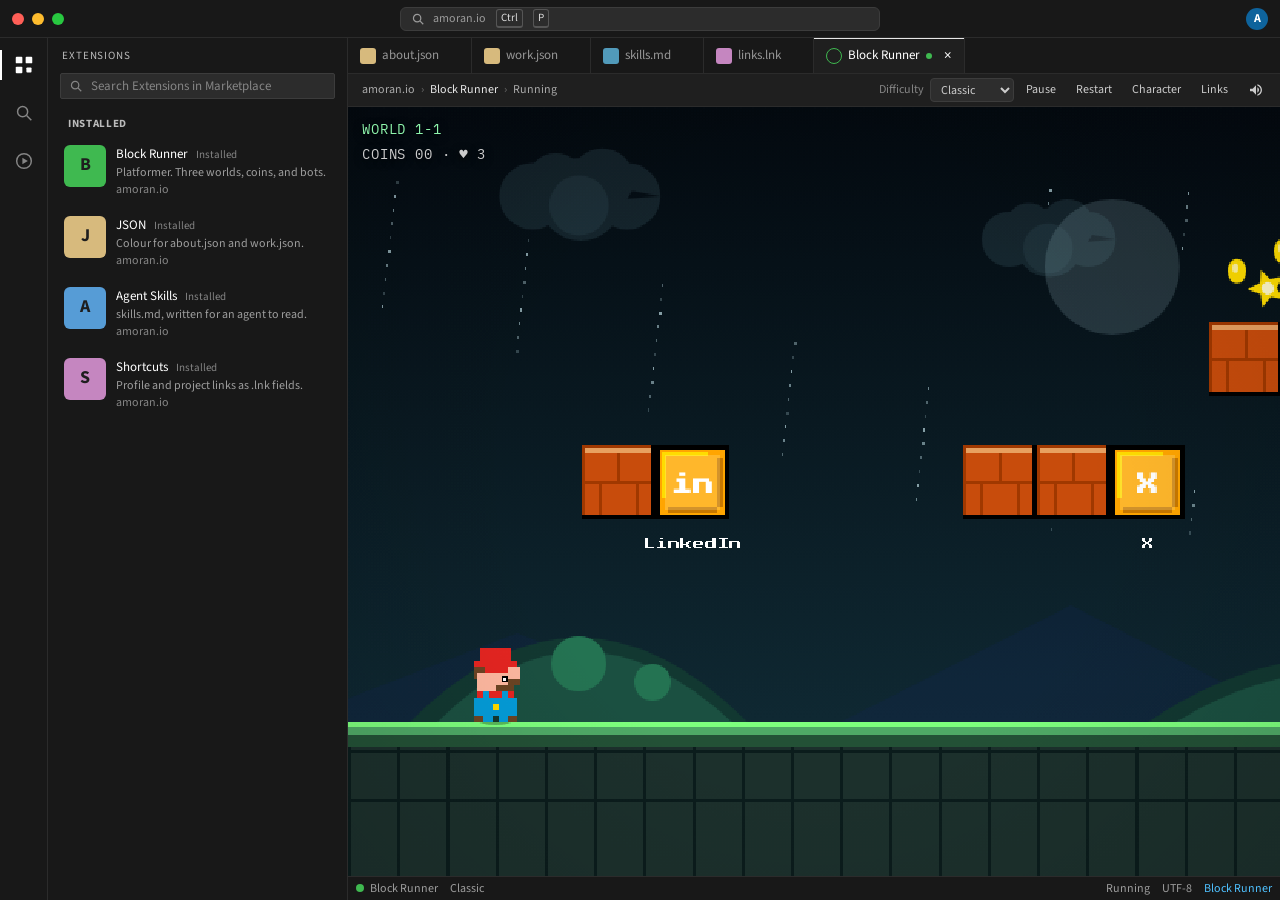
<file: index.html>
<!DOCTYPE html>
<html lang="en">
<head>
    <meta charset="UTF-8">
    <meta name="viewport" content="width=device-width, initial-scale=1.0, viewport-fit=cover">
    <title>Block Runner — amoran.io</title>
    <meta name="description" content="Ashley Moran's workspace. Editor tabs for about, work, skills, and links, plus Block Runner.">
    <link rel="preconnect" href="https://fonts.googleapis.com">
    <link rel="preconnect" href="https://fonts.gstatic.com" crossorigin>
    <link href="https://fonts.googleapis.com/css2?family=Source+Sans+3:wght@400;600;700&display=swap" rel="stylesheet">
    <link rel="stylesheet" href="css/arcade.css">
    <link rel="stylesheet" href="css/ide.css">
    <link rel="icon" href="data:image/svg+xml,%3Csvg xmlns='http://www.w3.org/2000/svg' viewBox='0 0 16 16'%3E%3Crect width='16' height='16' rx='3' fill='%231e1e1e'/%3E%3Cpath d='M3 4l4 4-4 4' fill='none' stroke='%234EC9B0' stroke-width='1.4'/%3E%3Cpath d='M8 12h5' stroke='%23DCDCAA' stroke-width='1.4'/%3E%3C/svg%3E">
    <script>if(!window.matchMedia("(min-width: 1100px) and (min-height: 640px)").matches)document.documentElement.dataset.sidebar="closed";</script>
</head>
<body>
    <a class="skip-link" href="#editor">Skip to editor</a>
    <div class="ide" id="workspace" data-active="block-runner">
        <header class="titlebar">
            <div class="lights" aria-hidden="true"><i></i><i></i><i></i></div>
            <div class="window-title" id="windowTitle">Block Runner — amoran.io</div>
            <button type="button" class="command-center opens-palette" id="commandCenter" aria-label="Go to file">
                <svg width="14" height="14" viewBox="0 0 16 16" aria-hidden="true"><circle cx="7" cy="7" r="4.2" fill="none" stroke="currentColor" stroke-width="1.4"></circle><path d="M10.2 10.2L14 14" stroke="currentColor" stroke-width="1.4"></path></svg>
                <span>amoran.io</span>
                <kbd data-mod="1">Ctrl</kbd><kbd>P</kbd>
            </button>
            <div class="avatar" title="Ashley Moran">A</div>
        </header>
        <div class="workbench">
            <nav class="activity" aria-label="Activity bar">
                <button type="button" id="extensionsToggle" aria-label="Extensions" aria-pressed="true">
                    <svg width="22" height="22" viewBox="0 0 24 24" aria-hidden="true"><rect x="3" y="3" width="7.2" height="7.2" rx="1" fill="currentColor"></rect><rect x="13.8" y="3" width="7.2" height="7.2" rx="1" fill="currentColor"></rect><rect x="3" y="13.8" width="7.2" height="7.2" rx="1" fill="currentColor"></rect><rect x="14.6" y="14.6" width="5.6" height="5.6" rx="1" fill="currentColor"></rect></svg>
                </button>
                <button type="button" class="opens-palette" id="searchActivity" aria-label="Search files">
                    <svg width="22" height="22" viewBox="0 0 24 24" aria-hidden="true"><circle cx="10.5" cy="10.5" r="5.5" fill="none" stroke="currentColor" stroke-width="1.6"></circle><path d="M14.8 14.8L20 20" stroke="currentColor" stroke-width="1.6"></path></svg>
                </button>
                <button type="button" id="runActivity" aria-label="Open Block Runner">
                    <svg width="22" height="22" viewBox="0 0 24 24" aria-hidden="true"><circle cx="12" cy="12" r="8" fill="none" stroke="currentColor" stroke-width="1.6"></circle><path fill="currentColor" d="M10.2 8.4l6 3.6-6 3.6z"></path></svg>
                </button>
            </nav>
            <button type="button" class="sidebar-backdrop" id="sidebarBackdrop" aria-label="Close extensions" tabindex="-1"></button>
            <aside class="sidebar" id="sidebar" aria-label="Extensions">
                <div class="side-title">EXTENSIONS</div>
                <div class="ext-search"><svg width="14" height="14" viewBox="0 0 16 16" aria-hidden="true"><circle cx="7" cy="7" r="4.2" fill="none" stroke="currentColor" stroke-width="1.4"></circle><path d="M10.2 10.2L14 14" stroke="currentColor" stroke-width="1.4"></path></svg><span>Search Extensions in Marketplace</span></div>
                <div class="ext-section">INSTALLED</div>
                <div class="ext-list" id="extList"></div>
            </aside>
            <div class="editor-group" id="editor">
                <div class="tabs" id="tablist" role="tablist" aria-label="Open editors">
                    <div class="tab" id="tabwrap-about">
                        <button type="button" class="tab-main" id="tab-about" data-file="about.json" role="tab" aria-selected="false" tabindex="-1"><span class="mark json" aria-hidden="true"></span><span>about.json</span></button>
                        <button type="button" class="tab-close" id="close-about" data-close="about.json" aria-label="Close about.json">×</button>
                    </div>
                    <div class="tab" id="tabwrap-work">
                        <button type="button" class="tab-main" id="tab-work" data-file="work.json" role="tab" aria-selected="false" tabindex="-1"><span class="mark json" aria-hidden="true"></span><span>work.json</span></button>
                        <button type="button" class="tab-close" id="close-work" data-close="work.json" aria-label="Close work.json">×</button>
                    </div>
                    <div class="tab" id="tabwrap-skills">
                        <button type="button" class="tab-main" id="tab-skills" data-file="skills.md" role="tab" aria-selected="false" tabindex="-1"><span class="mark md" aria-hidden="true"></span><span>skills.md</span></button>
                        <button type="button" class="tab-close" id="close-skills" data-close="skills.md" aria-label="Close skills.md">×</button>
                    </div>
                    <div class="tab" id="tabwrap-links">
                        <button type="button" class="tab-main" id="tab-links" data-file="links.lnk" role="tab" aria-selected="false" tabindex="-1"><span class="mark lnk" aria-hidden="true"></span><span>links.lnk</span></button>
                        <button type="button" class="tab-close" id="close-links" data-close="links.lnk" aria-label="Close links.lnk">×</button>
                    </div>
                    <div class="tab is-active" id="tabwrap-game">
                        <button type="button" class="tab-main" id="tab-game" data-file="block-runner" role="tab" aria-selected="true"><span class="mark game" aria-hidden="true"></span><span>Block Runner</span><span class="live-dot" title="Running"></span></button>
                        <button type="button" class="tab-close" id="close-game" data-close="block-runner" aria-label="Close Block Runner">×</button>
                    </div>
                </div>
                <div class="crumbs">
                    <div id="breadcrumb" aria-label="Breadcrumbs"></div>
                    <div class="game-tools" id="gameTools">
                        <label class="mode-label"><span>Difficulty</span>
                            <select id="modeSelect" aria-label="Difficulty">
                                <option value="classic">Classic</option>
                                <option value="overclock">Overclock</option>
                                <option value="training">Training</option>
                            </select>
                        </label>
                        <button type="button" class="tool-btn" id="pauseGame">Pause</button>
                        <button type="button" class="tool-btn" id="restartGame">Restart</button>
                        <button type="button" class="tool-btn" id="settingsBtn">Character</button>
                        <button type="button" class="tool-btn" id="sitesBtn">Links</button>
                        <button type="button" class="tool-btn" id="muteBtn" aria-label="Toggle sound"><svg id="muteIcon" viewBox="0 0 24 24" aria-hidden="true"></svg></button>
                    </div>
                </div>
                <div class="editor-body">
                    <p class="sr-only" id="editorStatus" role="status">Block Runner is open</p>
                    <div class="empty" id="emptyState" hidden>
                        <strong>No file open</strong>
                        <p>Press <kbd data-mod="1">Ctrl</kbd><kbd>P</kbd> to open a file.</p>
                    </div>
                    <!-- Buffers are drawn from js/profile.js. Edit that file. -->
                    <section class="editor-pane" id="panel-about" role="tabpanel" aria-labelledby="tab-about" hidden>
                        <div class="code-scroll" id="code-about" tabindex="0"><p class="code-fallback">Edit js/profile.js. JavaScript draws this file.</p></div>
                    </section>
                    <section class="editor-pane" id="panel-work" role="tabpanel" aria-labelledby="tab-work" hidden>
                        <div class="code-scroll" id="code-work" tabindex="0"><p class="code-fallback">Edit js/profile.js. JavaScript draws this file.</p></div>
                    </section>
                    <section class="editor-pane" id="panel-skills" role="tabpanel" aria-labelledby="tab-skills" hidden>
                        <div class="code-scroll" id="code-skills" tabindex="0"><p class="code-fallback">Edit js/profile.js. JavaScript draws this file.</p></div>
                    </section>
                    <section class="editor-pane" id="panel-links" role="tabpanel" aria-labelledby="tab-links" hidden>
                        <div class="code-scroll" id="code-links" tabindex="0"><p class="code-fallback">Edit js/profile.js. JavaScript draws this file.</p></div>
                    </section>
                    <section class="editor-pane" id="panel-game" role="tabpanel" aria-labelledby="tab-game">
                        <main id="arcade" class="arcade-viewport">
                            <section id="platformerPanel" class="game-panel" aria-label="Block Runner platformer">
                                <div class="stage-shell">
                                    <div class="stage-frame">
                                        <div class="runner-hud" aria-label="Run status"><span id="worldChip">WORLD 1-1</span><span id="runnerStats">COINS 00 · ♥ 3</span><span id="runnerMode"></span></div>
                                        <div class="stage" id="gameStage">
                                            <canvas id="gameCanvas" width="1000" height="500" tabindex="0" aria-label="Block Runner. Arrow keys or WASD to move, Space to jump, F to fire, Escape to pause.">Your browser does not support canvas.</canvas>
                                            <div class="overlay" id="titleOverlay">
                                                <div class="overlay-content">
                                                    <p class="eyebrow">01 / PLATFORMER</p><h2 class="overlay-title">BLOCK RUNNER</h2>
                                                    <p class="overlay-sub">Three worlds. Collect coins, jump the gaps, and take on the bots.</p>
                                                    <div class="btn-row">
                                                        <button class="close-btn" id="playBtn" type="button">PLAY</button>
                                                        <button class="ghost-btn" id="titleSitesBtn" type="button">LINKS</button>
                                                    </div>
                                                </div>
                                            </div>
                                            <div class="overlay" id="characterOverlay">
                                                <div class="overlay-content">
                                                    <h2 class="overlay-title">SELECT CHARACTER</h2>
                                                    <p class="overlay-sub">Choose a character.</p>
                                                    <div class="character-options" role="group" aria-label="Choose a runner">
                                                        <button type="button" class="character-option selected" data-character="mario">
                                                            <canvas id="previewMario" width="64" height="96"></canvas>
                                                            <span class="character-name">M@rio</span>
                                                        </button>
                                                        <button type="button" class="character-option" data-character="ash">
                                                            <canvas id="previewAsh" width="64" height="96"></canvas>
                                                            <span class="character-name">Ash</span>
                                                        </button>
                                                        <button type="button" class="character-option" data-character="maggie">
                                                            <canvas id="previewMaggie" width="64" height="96"></canvas>
                                                            <span class="character-name">Maggie</span>
                                                        </button>
                                                    </div>
                                                    <label class="mute-row"><input type="checkbox" id="muteCheck"> Mute sound</label>
                                                    <div class="btn-row">
                                                        <button class="close-btn" id="closeOverlay" type="button">PLAY</button>
                                                    </div>
                                                </div>
                                            </div>
                                            <div class="overlay" id="sitesOverlay">
                                                <div class="overlay-content">
                                                    <h2 class="overlay-title">LINKS</h2>
                                                    <p class="overlay-sub">My profiles and projects.</p>
                                                    <div class="site-grid">
                                                        <a class="site-card" href="https://www.linkedin.com/in/ashleymoran" target="_blank" rel="noopener noreferrer">
                                                            <div class="site-name">LinkedIn</div>
                                                            <div class="site-desc">in / ashleymoran</div>
                                                        </a>
                                                        <a class="site-card" href="https://x.com/amoranio" target="_blank" rel="noopener noreferrer">
                                                            <div class="site-name">X</div>
                                                            <div class="site-desc">@amoranio</div>
                                                        </a>
                                                        <a class="site-card" href="https://github.com/amoranio" target="_blank" rel="noopener noreferrer">
                                                            <div class="site-name">GitHub</div>
                                                            <div class="site-desc">code &amp; experiments</div>
                                                        </a>
                                                        <a class="site-card" href="https://exnoscan.com" target="_blank" rel="noopener noreferrer">
                                                            <div class="site-name">Exnoscan</div>
                                                            <div class="site-desc">product</div>
                                                        </a>
                                                        <a class="site-card" href="https://clearqr.exnoscan.com" target="_blank" rel="noopener noreferrer">
                                                            <div class="site-name">ClearQR</div>
                                                            <div class="site-desc">QR tools</div>
                                                        </a>
                                                        <a class="site-card" href="https://amoranio.github.io/badMCP" target="_blank" rel="noopener noreferrer">
                                                            <div class="site-name">badMCP</div>
                                                            <div class="site-desc">MCP playground</div>
                                                        </a>
                                                    </div>
                                                    <div class="btn-row">
                                                        <button class="close-btn" id="closeSites" type="button">BACK</button>
                                                    </div>
                                                </div>
                                            </div>
                                            <div class="overlay" id="pauseOverlay">
                                                <div class="overlay-content">
                                                    <h2 class="overlay-title">PAUSED</h2>
                                                    <p class="overlay-sub">Resume your game when you’re ready.</p>
                                                    <div class="btn-row">
                                                        <button class="close-btn" id="resumeBtn" type="button">RESUME</button>
                                                        <button class="ghost-btn" id="pauseSitesBtn" type="button">LINKS</button>
                                                        <button class="ghost-btn" id="pauseCharBtn" type="button">CHARACTER</button>
                                                    </div>
                                                </div>
                                            </div>
                                            <div class="overlay" id="overOverlay">
                                                <div class="overlay-content">
                                                    <h2 class="overlay-title" id="overTitle">GAME OVER</h2>
                                                    <p class="overlay-sub" id="overSub">Try this world again?</p>
                                                    <div class="btn-row">
                                                        <button class="close-btn" id="continueBtn" type="button">CONTINUE</button>
                                                        <button class="ghost-btn" id="overSitesBtn" type="button">LINKS</button>
                                                    </div>
                                                </div>
                                            </div>
                                        </div>
                                    </div>
                                </div>
                                <div class="mobile-controls">
                                    <div class="d-pad">
                                        <button class="control-btn up" id="btnUp" type="button" aria-label="Jump">^</button>
                                        <button class="control-btn left" id="btnLeft" type="button" aria-label="Left">&lt;</button>
                                        <button class="control-btn right" id="btnRight" type="button" aria-label="Right">&gt;</button>
                                    </div>
                                    <div class="action-buttons">
                                        <button class="control-btn fire-btn" id="btnFire" type="button" aria-label="Fire">FIRE</button>
                                        <button class="control-btn jump-btn" id="btnJump" type="button" aria-label="Jump">JUMP</button>
                                    </div>
                                </div>
                            </section>
                        </main>
                    </section>
                </div>
                <footer class="status">
                    <div class="status-side">
                        <span class="status-item" id="statusFile">Block Runner</span>
                        <span class="status-item" id="statusDetail">Classic</span>
                    </div>
                    <div class="status-side right">
                        <span class="status-item" id="statusPos">Running</span>
                        <span class="status-item status-quiet">UTF-8</span>
                        <span class="status-item" id="statusLang">Block Runner</span>
                    </div>
                </footer>
            </div>
        </div>
    </div>
    <div class="palette" id="palette" role="dialog" aria-modal="true" aria-label="Go to file" hidden>
        <input id="paletteInput" type="text" placeholder="Go to file…" aria-label="Go to file" autocomplete="off">
        <div class="palette-list" id="paletteList" role="listbox"></div>
        <div class="palette-hint"><span><kbd data-mod="1">Ctrl</kbd><kbd>P</kbd> toggle</span><span>↑↓ select</span><span>enter open</span><span>esc dismiss</span></div>
    </div>
    <dialog id="linkDialog" class="link-dialog" aria-labelledby="linkTitle">
        <p class="eyebrow">LINK BLOCK / RUN PAUSED</p><h2 id="linkTitle">LINK</h2><p id="linkAddress"></p>
        <p class="link-help">Open in a new tab, then return to your run.</p>
        <div class="btn-row"><a id="discoveredLink" class="close-btn" href="https://amoran.io" target="_blank" rel="noopener noreferrer">OPEN LINK ↗</a><button type="button" id="resumeLink" class="ghost-btn">RESUME GAME</button></div>
    </dialog>
    <script src="js/site.js"></script>
    <script src="js/profile.js"></script>
    <script src="js/game.js"></script>
    <script src="js/arcade.js"></script>
    <script src="js/ide.js"></script>
</body>
</html>
</file>
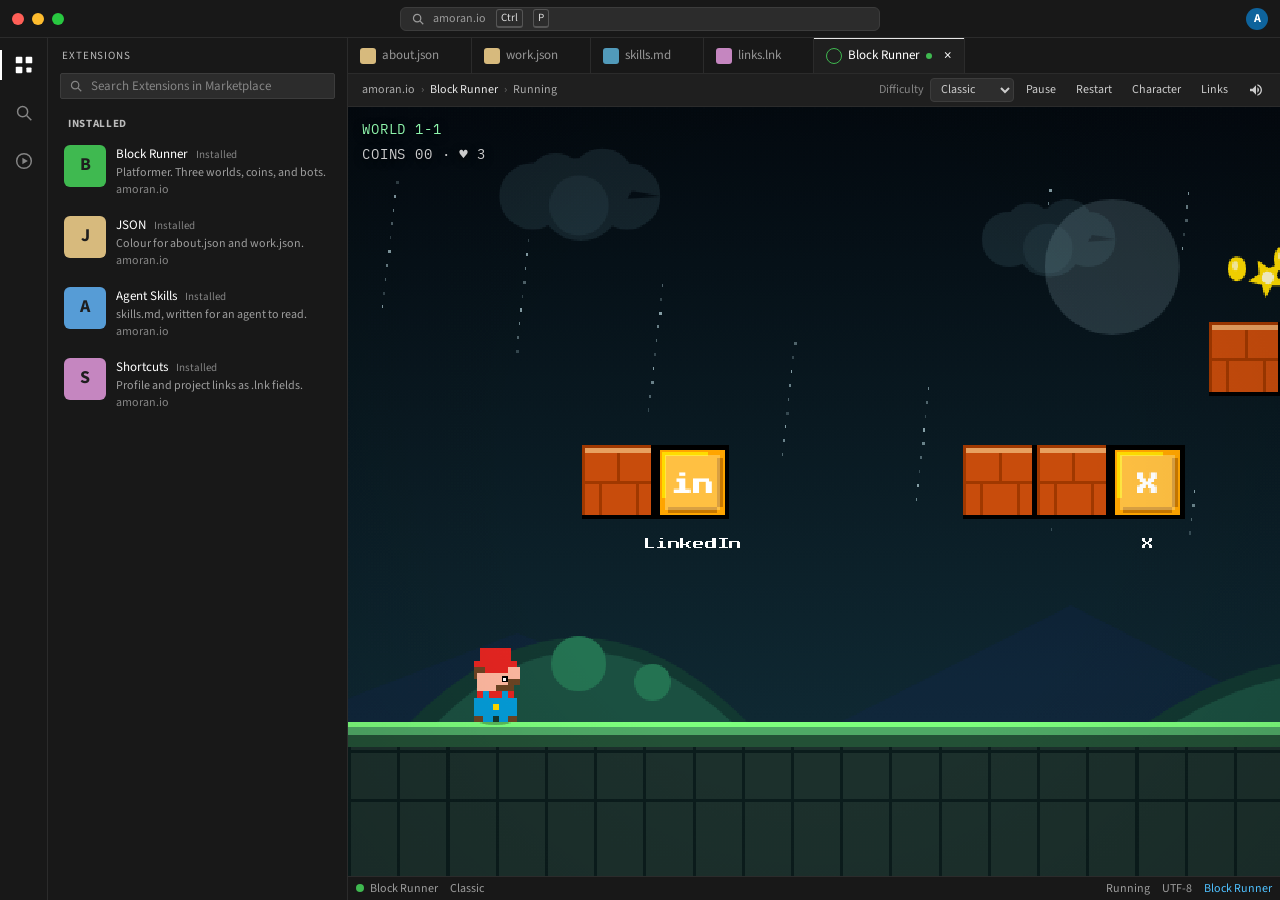
<file: play.html>
<!DOCTYPE html>
<html lang="en">
<head>
    <meta charset="UTF-8">
    <meta name="viewport" content="width=device-width, initial-scale=1">
    <meta http-equiv="refresh" content="0; url=index.html">
    <title>amoran.io</title>
    <link rel="canonical" href="https://amoran.io/">
    <style>body{background:#000;color:#fff;font:16px Arial,sans-serif;padding:40px}a{color:#90f5ad}</style>
</head>
<body><p><a href="index.html">Continue to amoran.io</a></p></body>
</html>
</file>
<file: css/arcade.css>
@import url('https://fonts.googleapis.com/css2?family=Barlow+Condensed:wght@500;600;700&family=IBM+Plex+Mono:wght@400;500&family=Press+Start+2P&display=swap');
:root { color-scheme: dark; --page: #030506; --ink: #f6f7f8; --muted: #a8afb3; --line: #2d3e42; --accent: #8ef5ac; --display: 'Barlow Condensed', 'Arial Narrow', sans-serif; --mono: 'IBM Plex Mono', monospace; --edge: max(24px, env(safe-area-inset-left)); }
* { box-sizing: border-box; }
html, body { width: 100%; height: 100%; overflow: hidden; }
body { margin: 0; background: var(--page); color: var(--ink); font: 16px/1.6 Arial, sans-serif; }
h1, h2, h3, p { margin: 0; }
a { color: inherit; text-decoration: none; }
button, input, select { font: inherit; }
button { cursor: pointer; color: inherit; }
button, select, a, summary { -webkit-tap-highlight-color: transparent; }
button:disabled { cursor: default; }
[hidden] { display: none !important; }
:focus-visible { outline: 2px solid var(--accent); outline-offset: 4px; }
.skip-link { position: fixed; top: -100px; left: 16px; z-index: 100; padding: 12px; background: #000; }
.skip-link:focus { top: 12px; }
.arcade-viewport, .game-panel, .stage-shell, .stage-frame, .stage { width: 100%; height: 100%; }
.arcade-viewport { position: relative; height: 100svh; height: 100dvh; overflow: hidden; isolation: isolate; }
.game-panel { position: absolute; inset: 0; }
.stage { position: relative; overflow: hidden; background: #09151c; }
#gameCanvas { display: block; width: 100%; height: 100%; image-rendering: pixelated; touch-action: none; outline-offset: -3px; }
.wordmark { position: absolute; z-index: 6; left: var(--edge); top: max(22px, env(safe-area-inset-top)); font: 600 1.65rem/1 var(--display); letter-spacing: .05em; text-shadow: 0 2px 12px #000; }
.wordmark span { color: var(--accent); }
.runner-hud { position: absolute; z-index: 2; top: calc(max(22px, env(safe-area-inset-top)) + 38px); left: var(--edge); display: grid; gap: 4px; pointer-events: none; font: .875rem/1.5 var(--mono); letter-spacing: .06em; text-shadow: 0 2px 8px #000; }
#worldChip { color: var(--accent); }
#runnerMode:empty { display: none; }
/* One floating control. Nothing reserves a strip of the playing surface. */
.portal-trigger { position: absolute; z-index: 7; top: max(16px, env(safe-area-inset-top)); right: max(20px, env(safe-area-inset-right)); display: flex; align-items: center; gap: 12px; min-height: 56px; padding: 0 16px 0 7px; border: 1px solid #8ef5ac65; border-radius: 40px; background: #030a10bf; backdrop-filter: blur(12px); font: .875rem var(--mono); letter-spacing: .04em; transition: border-color .2s, background .2s; }
.portal-trigger:hover { background: #112820; border-color: var(--accent); }
.portal-trigger kbd { margin-left: 5px; padding: 2px 4px; border: 1px solid #506b61; font: inherit; color: var(--accent); }
.portal-orbit { display: block; position: relative; width: 40px; height: 40px; border: 1px solid #8ef5ac70; border-radius: 50%; transform: rotate(-30deg); transition: transform .4s; }
.portal-orbit::before { content: ''; position: absolute; inset: 9px; border: 1px solid var(--accent); border-radius: 50%; }
.portal-orbit i { position: absolute; width: 6px; height: 6px; background: var(--accent); border-radius: 50%; }
.portal-orbit i:nth-child(1) { top: -3px; left: 17px; }
.portal-orbit i:nth-child(2) { bottom: 5px; right: 0; }
.portal-orbit i:nth-child(3) { bottom: 5px; left: 0; }
.portal-trigger:hover .portal-orbit { transform: rotate(90deg); }
dialog { color: var(--ink); border: 1px solid #314b48; background: #071011; }
dialog::backdrop { background: #010507c9; backdrop-filter: blur(10px); }
.game-portal { width: min(1040px, calc(100% - 40px)); max-height: calc(100dvh - 40px); padding: clamp(22px, 4vw, 44px); overflow-y: auto; overscroll-behavior: contain; box-shadow: 0 30px 120px #000a; }
.game-portal[open] { animation: portal-arrive .25s ease-out; }
.portal-heading { display: flex; align-items: flex-start; justify-content: space-between; gap: 20px; }
.eyebrow { color: var(--accent); font: .75rem var(--mono); letter-spacing: .12em; margin-bottom: 12px; }
.portal-heading h1 { font: 600 clamp(2rem, 4vw, 3.5rem)/1 var(--display); }
.portal-close { flex: 0 0 44px; height: 44px; border: 1px solid var(--line); background: transparent; font: 2rem/1 Arial, sans-serif; }
.portal-close:hover { border-color: var(--accent); }
.game-deck { display: grid; grid-template-columns: repeat(3, 1fr); gap: 18px; margin: 45px 10px 35px; perspective: 1000px; }
.game-card { position: relative; display: flex; flex-direction: column; min-width: 0; padding: 18px; text-align: left; border: 1px solid #2c4645; background: #0a1518; transform: rotate(var(--tilt, 0deg)); transition: transform .25s, border-color .25s, box-shadow .25s; }
.game-card:first-child { --tilt: -5deg; }
.game-card:last-child { --tilt: 5deg; }
.game-card.selected { border-color: var(--accent); box-shadow: inset 0 0 0 1px #8ef5ac45; }
.game-card:hover, .game-card:focus-visible { z-index: 2; transform: translateY(-10px) rotate(0); border-color: var(--accent); box-shadow: 0 18px 36px #0007; }
.card-number { min-width: 0; overflow-wrap: anywhere; color: var(--accent); font: .75rem var(--mono); letter-spacing: .04em; }
.card-name { font: 600 clamp(1.9rem, 3.5vw, 3rem)/.95 var(--display); letter-spacing: .02em; margin: 20px 0; }
.card-action { display: flex; justify-content: space-between; gap: 8px; align-items: center; color: #bccdcd; font: .75rem var(--mono); border-top: 1px solid var(--line); padding-top: 12px; margin-top: auto; }
.card-action > span { font-size: 1.1rem; color: var(--accent); }
.card-scene { display: block; position: relative; width: 100%; height: 125px; margin-top: 15px; overflow: hidden; background: #030b10; }
.card-scene { object-fit: cover; image-rendering: pixelated; }
.portal-settings { display: flex; flex-wrap: wrap; align-items: center; gap: 10px; border-top: 1px solid var(--line); padding-top: 22px; }
.portal-settings label { display: flex; align-items: center; gap: 10px; margin-right: auto; color: var(--muted); font-size: .875rem; }
#runnerSettings { display: flex; flex-wrap: wrap; gap: 10px; }
select, .tool-button { min-height: 44px; padding: 10px 12px; border: 1px solid var(--line); border-radius: 0; background: transparent; color: var(--ink); font-size: .875rem; }
select option { background: #0a1013; }
.tool-button:hover, select:hover { border-color: var(--accent); }
#muteBtn { display: inline-flex; align-items: center; gap: 8px; }
#muteIcon { width: 18px; height: 18px; fill: currentColor; }
.mode-description { color: var(--muted); font-size: .875rem; margin-top: 12px; }
.controls-box, .portal-links { margin-top: 18px; border-top: 1px solid var(--line); font-size: .875rem; color: var(--muted); }
summary { cursor: pointer; padding: 14px 0; color: var(--ink); }
.controls-box p { margin-bottom: 8px; }
.link-grid { display: grid; grid-template-columns: repeat(3, 1fr); gap: 14px 24px; }
.link-grid a { display: grid; grid-template-columns: 1fr auto; padding: 10px 0; border-bottom: 1px solid var(--line); }
.link-grid a > span:first-child { color: var(--ink); font: 500 1.25rem var(--display); }
.link-grid small { grid-column: 1; overflow-wrap: anywhere; }
.link-grid a > span:last-child { grid-column: 2; grid-row: 1 / 3; align-self: center; color: var(--accent); }
.link-grid a:hover { border-color: var(--accent); }
.portal-footnote { margin-top: 22px; color: #758c86; font: .75rem var(--mono); }
.overlay { display: none; position: absolute; inset: 0; z-index: 5; padding: 110px 24px 30px; align-items: center; justify-content: center; background: #03080edb; overflow-y: auto; }
.overlay.active { display: flex; }
.overlay-content { width: min(660px, 100%); margin-block: auto; text-align: center; }
.overlay-title, .link-dialog h2 { font: 600 clamp(2rem, 5vw, 4rem)/1 var(--display); margin-bottom: 16px; }
.overlay-sub { color: #bfc7cc; max-width: 540px; font-size: 1rem; margin-inline: auto; }
.btn-row { display: flex; flex-wrap: wrap; justify-content: center; gap: 12px; margin-top: 22px; }
.close-btn, .ghost-btn, .button { display: inline-flex; justify-content: center; align-items: center; min-height: 48px; padding: 12px 22px; border: 1px solid #dbe9e2; border-radius: 0; background: transparent; color: #fff; font: 500 .875rem var(--mono); text-transform: uppercase; }
.close-btn:hover, .button:hover { color: #06110a; border-color: var(--accent); background: var(--accent); }
.ghost-btn { border-color: #697479; color: #c1cace; }.ghost-btn:hover { border-color: #fff; }
.character-options { display: flex; flex-wrap: wrap; justify-content: center; gap: 16px; margin-top: 22px; }
.character-option { display: flex; flex-direction: column; align-items: center; gap: 14px; width: 120px; padding: 18px 12px; background: #101c20; border: 1px solid #3a4a4d; }
.character-option.selected { border-color: var(--accent); background: #13271f; }.character-option:hover { border-color: #fff; }
.character-option canvas { image-rendering: pixelated; }.character-name { font: .875rem var(--mono); }
.mute-row { display: flex; align-items: center; justify-content: center; gap: 10px; margin-top: 18px; color: var(--muted); font-size: .875rem; }
input[type=checkbox] { width: 17px; height: 17px; accent-color: var(--accent); }
.site-grid { display: grid; grid-template-columns: repeat(3, 1fr); gap: 12px; margin-top: 22px; }
.site-card { padding: 18px 12px; border: 1px solid #35464c; }.site-card:hover { border-color: var(--accent); }
.site-name { font: 500 1rem var(--display); text-transform: uppercase; }.site-desc { color: var(--muted); font-size: .75rem; margin-top: 4px; }
.link-dialog { width: min(520px, calc(100% - 32px)); max-height: calc(100dvh - 32px); padding: clamp(24px, 5vw, 42px); text-align: center; }
#linkAddress { overflow-wrap: anywhere; color: var(--accent); font: .8rem var(--mono); }.link-help { margin-top: 20px; font-size: .875rem; color: var(--muted); }
.mobile-controls { display: none; position: absolute; z-index: 4; left: max(18px, env(safe-area-inset-left)); right: max(18px, env(safe-area-inset-right)); bottom: max(15px, env(safe-area-inset-bottom)); justify-content: space-between; align-items: flex-end; pointer-events: none; }
.mobile-controls button { pointer-events: auto; }.game-panel:has(.overlay.active) .mobile-controls { visibility: hidden; }
.d-pad, .action-buttons { display: flex; gap: 10px; }.d-pad .up { display: none; }
.control-btn { width: 54px; height: 54px; background: #081411b3; border: 1px solid #8ef5ac70; border-radius: 50%; color: #d6fbe2; font: 1.2rem var(--mono); touch-action: none; user-select: none; -webkit-user-select: none; }
.control-btn:active { background: #284e37; }.jump-btn { width: 62px; height: 62px; }.jump-btn, .fire-btn { font-size: .75rem; }
.mini-panel { display: flex; flex-direction: column; align-items: center; justify-content: center; padding: max(105px, env(safe-area-inset-top)) max(24px, env(safe-area-inset-right)) max(24px, env(safe-area-inset-bottom)) max(24px, env(safe-area-inset-left)); background: radial-gradient(ellipse at 50% 60%, #12302b, #04090d 75%); gap: 18px; overflow-y: auto; }
.mini-hud { display: flex; flex-wrap: wrap; align-items: center; justify-content: center; gap: 12px 24px; font: .75rem var(--mono); }
#miniTitle { font: 600 2rem var(--display); letter-spacing: .025em; }#miniScore { color: var(--accent); }#miniBest { color: var(--muted); }
.snake-surface { width: min(100%, 1080px, calc((100dvh - 260px) * 1.5)); flex-shrink: 0; border: 1px solid #386b55; box-shadow: 0 0 60px #0006; }
#snakeCanvas { display: block; width: 100%; height: auto; touch-action: none; }
.memory-surface { width: min(100%, 660px, calc(100dvh - 255px)); flex-shrink: 0; }
.memory-grid { display: grid; grid-template-columns: repeat(3, 1fr); gap: 12px; }
.memory-pad { aspect-ratio: 1.35; min-height: 44px; border: 1px solid #385a48; border-radius: 0; color: #d6eadc; background: #0a1c15; font: 1.3rem var(--mono); }
.memory-pad:disabled { opacity: 1; }.memory-pad.lit { background: var(--accent); color: #06110a; border-color: #d1ffde; box-shadow: 0 0 36px #8ef5ac30; }
.mini-message { display: flex; align-items: center; justify-content: center; flex-wrap: wrap; gap: 14px; text-align: center; }
.mini-message p { font-size: .85rem; color: #bfccd2; }
.snake-controls { display: flex; justify-content: center; gap: 12px; }
.snake-controls button { width: 48px; height: 44px; background: #102119; border: 1px solid #385a48; border-radius: 50%; color: var(--accent); font-size: 1.25rem; touch-action: manipulation; }
@keyframes portal-arrive { from { opacity: 0; transform: translateY(24px) scale(.96); } to { opacity: 1; transform: none; } }
@media(max-width: 600px) {
    :root { --edge: max(18px, env(safe-area-inset-left)); }
    .wordmark { font-size: 1.4rem; }.runner-hud { font-size: .75rem; }
    .portal-trigger { right: max(14px, env(safe-area-inset-right)); gap: 7px; padding-right: 12px; min-height: 50px; }.portal-trigger kbd { display: none; }.portal-orbit { width: 34px; height: 34px; }.portal-orbit i:nth-child(1) { left: 13px; }
    .game-portal { width: calc(100% - 24px); max-height: calc(100dvh - 24px); padding: 22px 18px; }
    .portal-heading .eyebrow { font-size: .75rem; }.portal-heading h1 { font-size: 2rem; }
    .game-deck { display: flex; flex-direction: column; gap: 14px; margin: 28px 4px 24px; }
    .game-card { display: grid; grid-template-columns: 95px 1fr; gap: 8px 16px; padding: 14px; --tilt: 0deg !important; }
    .game-card:hover, .game-card:focus-visible { transform: translateX(3px); }
    .card-number { grid-column: 2; font-size: .75rem; }.card-scene { grid-column: 1; grid-row: 1 / 4; height: 100%; min-height: 125px; margin: 0; }
    .card-name { grid-column: 2; font-size: 1.8rem; margin: 0; }.card-action { grid-column: 2; font-size: .75rem; padding-top: 5px; }
    .portal-settings { gap: 8px; }.portal-settings label { flex-basis: 100%; justify-content: space-between; }#runnerSettings { gap: 8px; }
    .link-grid { grid-template-columns: repeat(2, 1fr); gap: 10px 20px; }
    .character-option { width: 80px; padding: 12px 6px; gap: 8px; }.character-option canvas { width: 42px; height: 63px; }.character-options { gap: 10px; }
    .site-grid { grid-template-columns: repeat(2, 1fr); }.site-card { padding: 12px 8px; }
    .mini-panel { padding-inline: 18px; gap: 16px; }.mini-hud { gap: 8px 16px; }#miniTitle { flex-basis: 100%; text-align: center; }
    .snake-surface { width: min(100%, calc((100dvh - 340px) * 1.5)); }.memory-surface { width: min(100%, calc(100dvh - 300px)); }
}
@media(hover: none), (pointer: coarse) { .mobile-controls { display: flex; } }
@media(max-height: 500px) and (min-width: 601px) {
    .mini-panel { padding: 68px 24px 12px; gap: 8px; }.mini-hud { gap: 16px; }#miniTitle { font-size: 1.4rem; }
    .snake-surface { width: min(100%, calc((100dvh - 175px) * 1.5)); }.memory-surface { width: min(100%, calc((100dvh - 145px) * 1.3)); }
    .snake-controls { position: absolute; bottom: 16px; left: 20px; flex-wrap: wrap; width: 110px; gap: 6px; }
    .memory-grid { gap: 6px; }.memory-pad { font-size: 1rem; }.mini-message p { font-size: .75rem; }.mini-message .button { min-height: 40px; padding: 8px 16px; }
}
@media(prefers-reduced-motion: reduce) { *, *::before, *::after { animation: none !important; transition: none !important; } }
</file>
<file: css/ide.css>
@font-face {
    font-family: Aptos;
    src: local("Aptos"), local("Aptos Display");
    font-weight: 400;
    font-style: normal;
    font-display: swap;
}
@font-face {
    font-family: Aptos;
    src: local("Aptos"), local("Aptos Display");
    font-weight: 600;
    font-style: normal;
    font-display: swap;
}
@font-face {
    font-family: Aptos;
    src: local("Aptos"), local("Aptos Display");
    font-weight: 700;
    font-style: normal;
    font-display: swap;
}

:root {
    --ui: Aptos, "Segoe UI", "Source Sans 3", sans-serif;
    --bg: #181818;
    --editor: #1f1f1f;
    --line: #2b2b2b;
    --hover: #2a2d2e;
    --active: #37373d;
    --text: #cccccc;
    --bright: #ffffff;
    --muted: #858585;
    --blue: #007fd4;
    --kw: #c586c0;
    --fn: #dcdcaa;
    --cls: #4ec9b0;
    --str: #ce9178;
    --num: #b5cea8;
    --cm: #6a9955;
    --vr: #9cdcfe;
    --bi: #569cd6;
    --activity: 48px;
    --side: clamp(220px, 24vw, 300px);
}

html, body { background: var(--bg); }
body { font-family: var(--ui); }
.ide {
    height: 100dvh;
    display: flex;
    flex-direction: column;
    box-sizing: border-box;
    padding-top: env(safe-area-inset-top);
    padding-right: env(safe-area-inset-right);
    padding-bottom: env(safe-area-inset-bottom);
    padding-left: env(safe-area-inset-left);
    overflow: hidden;
    background: var(--bg);
    color: var(--text);
    font-family: var(--ui);
}
.ide :focus-visible { outline: 1px solid var(--blue); outline-offset: -1px; }
.titlebar, .tabs, .activity, .sidebar, .status, .crumbs, .tab { user-select: none; }
.titlebar {
    position: relative;
    display: flex;
    align-items: center;
    gap: 12px;
    height: 38px;
    padding: 0 12px;
    background: var(--bg);
    border-bottom: 1px solid var(--line);
    flex: 0 0 auto;
}
.lights { display: flex; gap: 8px; position: relative; z-index: 1; }
.lights i { width: 12px; height: 12px; border-radius: 50%; display: block; }
.lights i:nth-child(1) { background: #ff5f57; }
.lights i:nth-child(2) { background: #febc2e; }
.lights i:nth-child(3) { background: #28c840; }
.window-title {
    position: absolute;
    width: 1px;
    height: 1px;
    overflow: hidden;
    clip: rect(0, 0, 0, 0);
}
.command-center {
    position: absolute;
    left: 50%;
    z-index: 1;
    transform: translateX(-50%);
    display: flex;
    align-items: center;
    gap: 8px;
    height: 24px;
    width: min(480px, calc(100% - 200px));
    padding: 0 10px;
    border: 1px solid #3c3c3c;
    border-radius: 6px;
    background: #2c2c2c;
    color: #9a9a9a;
    font-family: inherit;
    font-size: 12px;
}
.command-center:hover { background: #353535; color: var(--text); }
.command-center svg { flex: 0 0 auto; }
.command-center span { overflow: hidden; text-overflow: ellipsis; white-space: nowrap; }
.command-center kbd, .empty kbd, .palette-hint kbd {
    display: inline-block;
    margin-left: 2px;
    padding: 0 4px;
    border: 1px solid #555;
    border-bottom-width: 2px;
    border-radius: 3px;
    color: #ddd;
    font-family: inherit;
    font-size: 11px;
    line-height: 16px;
}
.avatar {
    position: relative;
    z-index: 1;
    margin-left: auto;
    width: 22px;
    height: 22px;
    display: grid;
    place-items: center;
    border-radius: 50%;
    background: #0e639c;
    color: #fff;
    font-size: 12px;
    font-weight: 700;
}
.workbench { position: relative; flex: 1; display: flex; min-height: 0; min-width: 0; overflow: hidden; }
.activity {
    width: var(--activity);
    flex: 0 0 var(--activity);
    display: flex;
    flex-direction: column;
    align-items: center;
    gap: 2px;
    padding-top: 4px;
    background: var(--bg);
    border-right: 1px solid var(--line);
}
.activity button {
    position: relative;
    width: var(--activity);
    height: 46px;
    display: grid;
    place-items: center;
    border: 0;
    background: transparent;
    color: #858585;
}
.activity button:hover { color: #fff; }
.activity button[aria-pressed="true"], .activity button.is-on { color: #fff; }
.activity button[aria-pressed="true"]::before {
    content: "";
    position: absolute;
    left: 0;
    top: 8px;
    bottom: 8px;
    width: 2px;
    background: #fff;
}
.sidebar {
    width: var(--side);
    flex: 0 0 var(--side);
    display: flex;
    flex-direction: column;
    min-height: 0;
    background: var(--bg);
    border-right: 1px solid var(--line);
    transition: width .16s ease, flex-basis .16s ease;
}
html[data-sidebar="closed"] .sidebar { width: 0; flex-basis: 0; border-right-color: transparent; overflow: hidden; }
.side-title {
    height: 35px;
    display: flex;
    align-items: center;
    padding: 0 14px;
    color: #bbb;
    font-size: 11px;
    letter-spacing: .08em;
}
.ext-search {
    display: flex;
    align-items: center;
    gap: 8px;
    height: 26px;
    margin: 0 12px 6px;
    padding: 0 8px;
    border: 1px solid #3c3c3c;
    border-radius: 2px;
    background: #2c2c2c;
    color: #858585;
    font-size: 13px;
    pointer-events: none;
}
.ext-search span { overflow: hidden; text-overflow: ellipsis; white-space: nowrap; }
.ext-section {
    padding: 10px 20px 4px;
    color: #bbb;
    font-size: 11px;
    font-weight: 700;
    letter-spacing: .06em;
}
.ext-list { overflow: auto; padding-bottom: 16px; }
.ext {
    display: grid;
    grid-template-columns: 42px 1fr;
    column-gap: 10px;
    row-gap: 1px;
    padding: 8px 16px 10px;
    pointer-events: none;
}
.ext-icon {
    grid-row: 1 / span 3;
    width: 42px;
    height: 42px;
    display: grid;
    place-items: center;
    border-radius: 6px;
    color: #1e1e1e;
    font-size: 18px;
    font-weight: 700;
}
.ext-name { display: flex; align-items: baseline; gap: 8px; color: #fff; font-size: 13px; line-height: 18px; }
.ext-badge { color: #858585; font-size: 11px; font-weight: 400; }
.ext-desc, .ext-pub, .ext-empty { margin: 0; color: #9d9d9d; font-size: 12px; line-height: 16px; }
.ext-pub { color: #858585; }
.ext-empty { padding: 8px 20px; }
.sidebar-backdrop { display: none; }
.editor-group { flex: 1; display: flex; flex-direction: column; min-width: 0; min-height: 0; background: var(--editor); overflow: hidden; }
.tabs {
    display: flex;
    flex: 0 0 auto;
    max-width: 100%;
    overflow-x: auto;
    background: var(--bg);
    border-bottom: 1px solid var(--line);
    scrollbar-width: none;
}
.tabs::-webkit-scrollbar { display: none; }
.tab { display: flex; align-items: stretch; flex: 0 0 auto; height: 35px; background: var(--bg); border-right: 1px solid var(--line); color: #969696; }
.tab.is-active { background: var(--editor); color: #fff; box-shadow: inset 0 1px 0 #e7e7e7; }
.tab-main {
    display: flex;
    align-items: center;
    gap: 6px;
    padding: 0 4px 0 12px;
    border: 0;
    background: transparent;
    color: inherit;
    font-family: inherit;
    font-size: 13px;
    white-space: nowrap;
}
.tab-close {
    width: 22px;
    margin-right: 6px;
    border: 0;
    border-radius: 4px;
    background: transparent;
    color: inherit;
    opacity: 0;
    font-size: 15px;
    line-height: 1;
}
.tab:hover .tab-close, .tab.is-active .tab-close, .tab-close:focus-visible { opacity: 1; }
.tab-close:hover { background: #3c3c3c; }
.mark { width: 16px; height: 16px; border-radius: 3px; flex: 0 0 auto; }
.mark.json { background: #d7ba7d; }
.mark.md { background: #519aba; }
.mark.lnk { background: #c586c0; }
.mark.game { background: transparent; border: 1.5px solid #3fb950; border-radius: 50%; }
.live-dot { width: 6px; height: 6px; border-radius: 50%; background: #3fb950; flex: 0 0 auto; }
.crumbs {
    display: flex;
    align-items: center;
    flex-wrap: wrap;
    gap: 6px 8px;
    min-height: 32px;
    padding: 4px 8px 4px 14px;
    border-bottom: 1px solid var(--line);
    color: #a9a9a9;
    font-size: 12px;
}
#breadcrumb { display: flex; align-items: center; min-width: 0; overflow: hidden; }
.crumb { white-space: nowrap; }
.crumb.current { color: #e8e8e8; }
.sep { margin: 0 6px; opacity: .55; }
.crumb-hint { margin-left: 16px; color: var(--cm); white-space: nowrap; }
.game-tools { display: none; align-items: center; flex-wrap: wrap; gap: 4px; margin-left: auto; min-width: 0; max-width: 100%; }
.ide[data-active="block-runner"] .game-tools { display: flex; }
.game-tools::-webkit-scrollbar { display: none; }
.mode-label { display: flex; align-items: center; gap: 6px; color: var(--muted); font-size: 12px; white-space: nowrap; }
.game-tools select {
    height: 24px;
    min-height: 0;
    padding: 0 6px;
    border: 1px solid #3c3c3c;
    border-radius: 4px;
    background: #2d2d2d;
    color: var(--text);
    font-family: inherit;
    font-size: 12px;
}
.tool-btn {
    display: inline-flex;
    align-items: center;
    justify-content: center;
    gap: 6px;
    height: 24px;
    padding: 0 8px;
    border: 0;
    border-radius: 4px;
    background: transparent;
    color: var(--text);
    font-family: inherit;
    font-size: 12px;
    white-space: nowrap;
}
.tool-btn:hover { background: var(--hover); }
#muteIcon { width: 16px; height: 16px; fill: currentColor; display: block; }
.editor-body { position: relative; flex: 1; min-height: 0; }
.editor-pane { position: absolute; inset: 0; overflow: hidden; }
.code-scroll {
    height: 100%;
    overflow: auto;
    padding: 8px 0 48px;
    font-family: var(--ui);
    font-size: clamp(13px, 0.4vw + 12px, 15px);
    line-height: 1.45;
    color: #d4d4d4;
    scrollbar-color: #424242 transparent;
    scrollbar-width: thin;
}
.code-scroll:focus, .code-scroll:focus-visible { outline: none; }
.code-scroll ::selection { background: #264f78; }
.line { display: flex; min-height: 1.45em; }
.line:hover { background: rgba(255, 255, 255, .035); }
.line.current { background: #2a2d2e; }
.gutter { flex: 0 0 48px; padding-right: 12px; text-align: right; color: #6e7681; user-select: none; }
.line.current .gutter { color: #c6c6c6; }
.source {
    flex: 1;
    min-width: 0;
    padding-right: 24px;
    padding-left: calc(var(--indent, 0) * 16px);
    white-space: pre-wrap;
    overflow-wrap: anywhere;
    background-origin: border-box;
    background-repeat: no-repeat;
}
.guide { background-image: linear-gradient(90deg, transparent 15px, rgba(255,255,255,.14) 15px, rgba(255,255,255,.14) 16px, transparent 16px); }
.source.i2 { background-image: linear-gradient(90deg, transparent 15px, rgba(255,255,255,.14) 15px, rgba(255,255,255,.14) 16px, transparent 16px); }
.source.i3 { background-image: linear-gradient(90deg, transparent 15px, rgba(255,255,255,.14) 15px, rgba(255,255,255,.14) 16px, transparent 16px), linear-gradient(90deg, transparent 31px, rgba(255,255,255,.14) 31px, rgba(255,255,255,.14) 32px, transparent 32px); }
.source.i4, .source.i5, .source.i6 { background-image: linear-gradient(90deg, transparent 15px, rgba(255,255,255,.14) 15px, rgba(255,255,255,.14) 16px, transparent 16px), linear-gradient(90deg, transparent 31px, rgba(255,255,255,.14) 31px, rgba(255,255,255,.14) 32px, transparent 32px), linear-gradient(90deg, transparent 47px, rgba(255,255,255,.14) 47px, rgba(255,255,255,.14) 48px, transparent 48px); }
.tok.kw { color: var(--kw); }
.tok.fn { color: var(--fn); }
.tok.cls { color: var(--cls); }
.tok.str, a.tok.str { color: var(--str); text-decoration: none; }
a.tok.str:hover { text-decoration: underline; }
.tok.num { color: var(--num); }
.tok.cm { color: var(--cm); }
.tok.vr, .tok.key { color: var(--vr); }
.tok.bi, .tok.hd { color: var(--bi); }
.tok.pn, .tok.tx { color: #d4d4d4; }
.caret {
    display: inline-block;
    width: 2px;
    height: .95em;
    margin-left: 1px;
    background: #aeafad;
    vertical-align: text-bottom;
    animation: ide-blink 1.06s steps(1) infinite;
}
@keyframes ide-blink { 50% { opacity: 0; } }
.empty {
    position: absolute;
    inset: 0;
    display: flex;
    flex-direction: column;
    align-items: center;
    justify-content: center;
    gap: 8px;
    color: var(--muted);
    text-align: center;
    padding: 24px;
}
.empty strong { color: #ddd; font-size: 18px; font-weight: 600; }
.sr-only {
    position: absolute;
    width: 1px;
    height: 1px;
    padding: 0;
    margin: -1px;
    overflow: hidden;
    clip: rect(0, 0, 0, 0);
    border: 0;
}
.status {
    flex: 0 0 auto;
    height: 24px;
    display: flex;
    align-items: center;
    gap: 4px;
    padding: 0 8px;
    background: var(--bg);
    border-top: 1px solid var(--line);
    color: #9d9d9d;
    font-size: 12px;
}
.status-side { display: flex; align-items: center; gap: 12px; min-width: 0; }
.status-side.right { margin-left: auto; }
.status-item { white-space: nowrap; }
#statusFile::before {
    content: "";
    display: inline-block;
    width: 8px;
    height: 8px;
    margin-right: 6px;
    border-radius: 50%;
    background: #3fb950;
}
#statusLang { color: #4fc1ff; }
.palette {
    position: fixed;
    z-index: 60;
    top: 14vh;
    left: 50%;
    transform: translateX(-50%);
    width: min(560px, calc(100% - 32px));
    background: #252526;
    border: 1px solid #454545;
    border-radius: 6px;
    box-shadow: 0 18px 60px #000c;
    overflow: hidden;
}
.palette input {
    width: 100%;
    height: 42px;
    border: 0;
    border-bottom: 1px solid #3c3c3c;
    background: transparent;
    color: #eee;
    padding: 0 14px;
    font-family: inherit;
    font-size: 14px;
    outline: none;
}
.palette-list { max-height: 280px; overflow: auto; padding: 4px 0; }
.palette-row {
    display: flex;
    align-items: center;
    gap: 8px;
    width: 100%;
    height: 32px;
    padding: 0 14px;
    border: 0;
    background: transparent;
    color: #ccc;
    font-family: inherit;
    font-size: 13px;
    text-align: left;
}
.palette-row small { margin-left: auto; color: #8d8d8d; }
.palette-row.is-selected, .palette-row:hover { background: #04395e; color: #fff; }
.palette-row.is-selected small, .palette-row:hover small { color: #d0e6f7; }
.palette-empty { margin: 0; padding: 12px 14px; color: var(--muted); font-size: 13px; }
.palette-hint {
    display: flex;
    gap: 14px;
    padding: 6px 12px 8px;
    border-top: 1px solid #3c3c3c;
    color: #8d8d8d;
    font-size: 11px;
}
.code-fallback { margin: 0; padding: 16px 20px; color: var(--cm); }

#arcade.arcade-viewport { height: 100%; min-height: 0; }
#panel-game { background: #09151c; }
#panel-game:not([hidden]) { display: block; }
#gameCanvas:focus, #gameCanvas:focus-visible { outline: none; }
#arcade .runner-hud { top: 12px; left: 14px; }
#arcade .overlay { padding: 20px 16px; }
#arcade .wordmark, #arcade .portal-trigger { display: none; }

@media (max-width: 1099px), (max-height: 639px) {
    .sidebar {
        position: absolute;
        z-index: 25;
        top: 0;
        bottom: 0;
        left: var(--activity);
        width: min(300px, calc(100% - var(--activity) - 8px));
        flex-basis: auto;
        box-shadow: 12px 0 40px #0008;
    }
    html[data-sidebar="closed"] .sidebar { display: none; }
    html[data-sidebar="open"] .sidebar-backdrop {
        display: block;
        position: absolute;
        z-index: 24;
        inset: 0 0 0 var(--activity);
        border: 0;
        background: #0008;
    }
}
@media (max-width: 900px) { .crumb-hint { display: none; } }
@media (max-width: 760px) {
    .command-center { position: static; transform: none; width: 32px; min-width: 0; padding: 0; justify-content: center; }
    .command-center span, .command-center kbd { display: none; }
    .mode-label span { display: none; }
    #breadcrumb .crumb:first-child, #breadcrumb .sep:first-of-type { display: none; }
    .status-quiet { display: none; }
    .tab-main { padding-left: 8px; gap: 4px; font-size: 12px; }
    .gutter { flex-basis: 32px; padding-right: 8px; }
}
@media (max-width: 720px) and (min-height: 560px) {
    .ide[data-active="block-runner"] #breadcrumb { display: none; }
    .ide[data-active="block-runner"] .game-tools { width: 100%; margin-left: 0; }
}
@media (max-width: 420px) {
    :root { --activity: 42px; }
    .lights { display: none; }
    .titlebar { padding-left: 8px; }
    #statusDetail { display: none; }
}
@media (max-height: 560px) {
    .titlebar { height: 30px; }
    .tab { height: 28px; }
    .crumbs { min-height: 0; padding-top: 2px; padding-bottom: 2px; }
    .status { display: none; }
    .ide[data-active="block-runner"] #breadcrumb { display: none; }
    .palette { top: 8px; }
    .palette-list { max-height: min(240px, 42dvh); }
    .palette-hint { display: none; }
    #arcade .control-btn { width: 44px; height: 44px; }
    #arcade .jump-btn { width: 50px; height: 50px; }
    #arcade .mobile-controls { bottom: 8px; }
    #arcade .overlay { padding: 12px; }
    #arcade .overlay-title { font-size: clamp(1.5rem, 7vw, 2.2rem); }
}
@media (pointer: coarse) and (min-height: 560px) {
    .tool-btn, .game-tools select { height: 36px; min-height: 36px; }
    .tab { height: 40px; }
    .tab-close { width: 32px; }
}
@media (hover: none) { .tab-close { opacity: 1; } }
@media (prefers-reduced-motion: reduce) {
    .sidebar { transition: none; }
    .caret { animation: none; }
}
</file>
